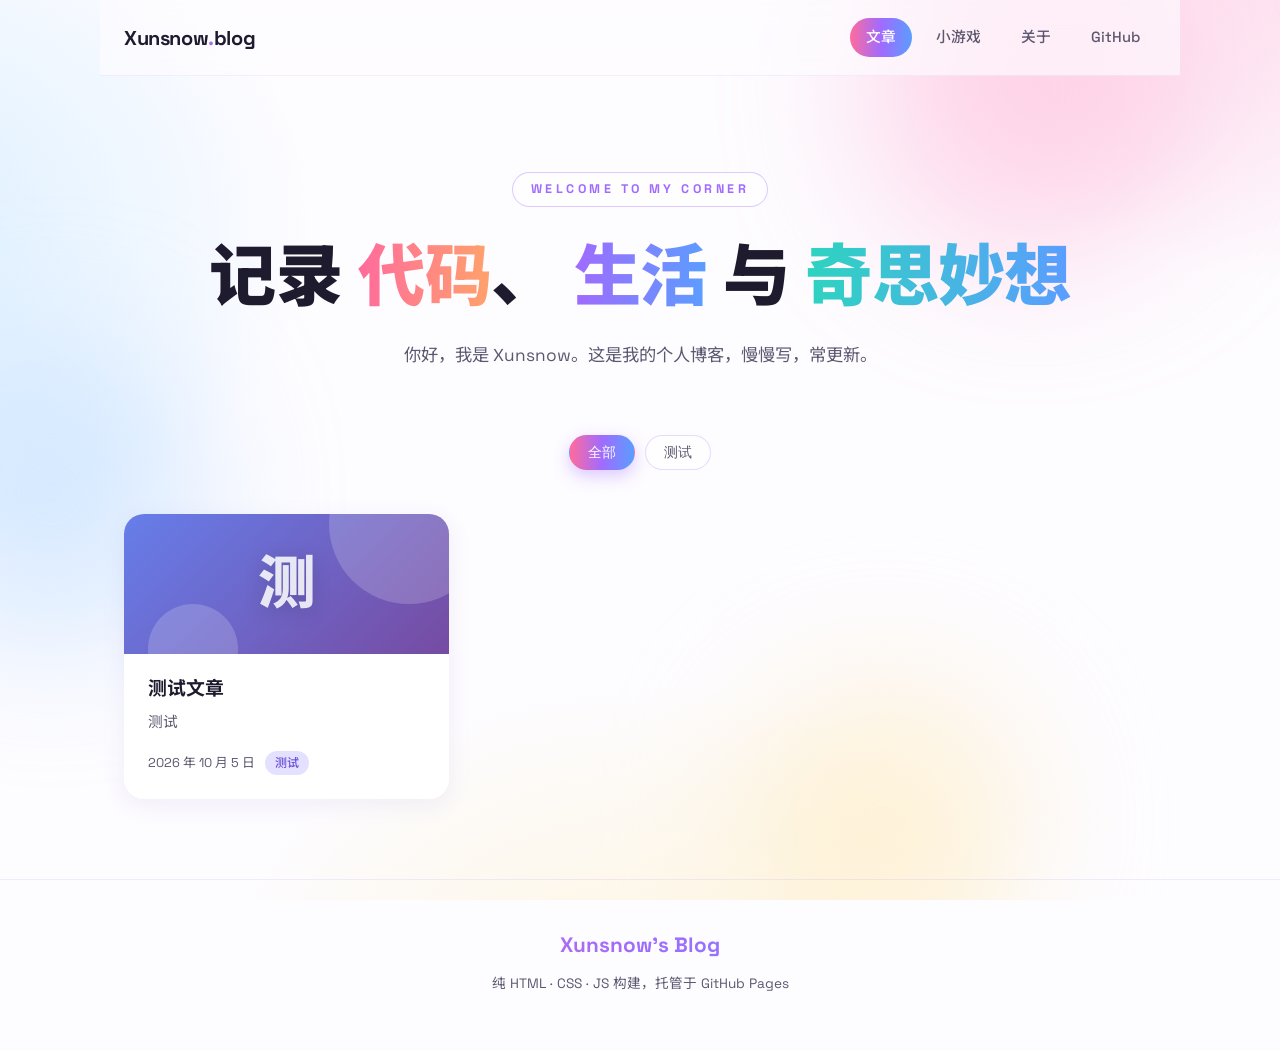
<file: index.html>
<!DOCTYPE html>
<html lang="zh-CN">
<head>
  <meta charset="UTF-8" />
  <meta name="viewport" content="width=device-width, initial-scale=1.0" />
  <title>Xunsnow's Blog</title>
  <meta name="description" content="Xunsnow 的个人博客 —— 记录代码、生活与奇思妙想" />
  <link rel="preconnect" href="https://fonts.googleapis.com" />
  <link rel="preconnect" href="https://fonts.gstatic.com" crossorigin />
  <link href="https://fonts.googleapis.com/css2?family=Space+Grotesk:wght@400;500;700&family=Noto+Sans+SC:wght@400;500;700;900&family=JetBrains+Mono:wght@400;600&display=swap" rel="stylesheet" />
  <link rel="stylesheet" href="css/style.css" />
</head>
<body>
  <div class="bg-blobs" aria-hidden="true">
    <div class="blob blob-1"></div>
    <div class="blob blob-2"></div>
    <div class="blob blob-3"></div>
  </div>

  <nav class="nav">
    <a class="nav-logo" href="index.html">Xunsnow<span class="grad-text">.</span>blog</a>
    <div class="nav-links">
      <a href="index.html" class="nav-link active">文章</a>
      <a href="game.html" class="nav-link">小游戏</a>
      <a href="#about" class="nav-link">关于</a>
      <a href="https://github.com/xunsnow" class="nav-link" target="_blank" rel="noopener">GitHub</a>
    </div>
  </nav>

  <header class="hero">
    <p class="hero-eyebrow">WELCOME TO MY CORNER</p>
    <h1 class="hero-title">
      记录 <span class="grad-text grad-a">代码</span>、
      <span class="grad-text grad-b">生活</span> 与
      <span class="grad-text grad-c">奇思妙想</span>
    </h1>
    <p class="hero-sub">你好，我是 Xunsnow。这是我的个人博客，慢慢写，常更新。</p>
  </header>

  <main class="container">
    <div class="filters" id="filters"></div>
    <section class="post-grid" id="postGrid">
      <div class="loading">正在加载文章…</div>
    </section>
  </main>

  <footer class="footer" id="about">
    <p class="footer-name grad-text">Xunsnow's Blog</p>
    <p class="footer-note">纯 HTML · CSS · JS 构建，托管于 GitHub Pages</p>
  </footer>

  <script src="js/main.js"></script>
</body>
</html>
</file>
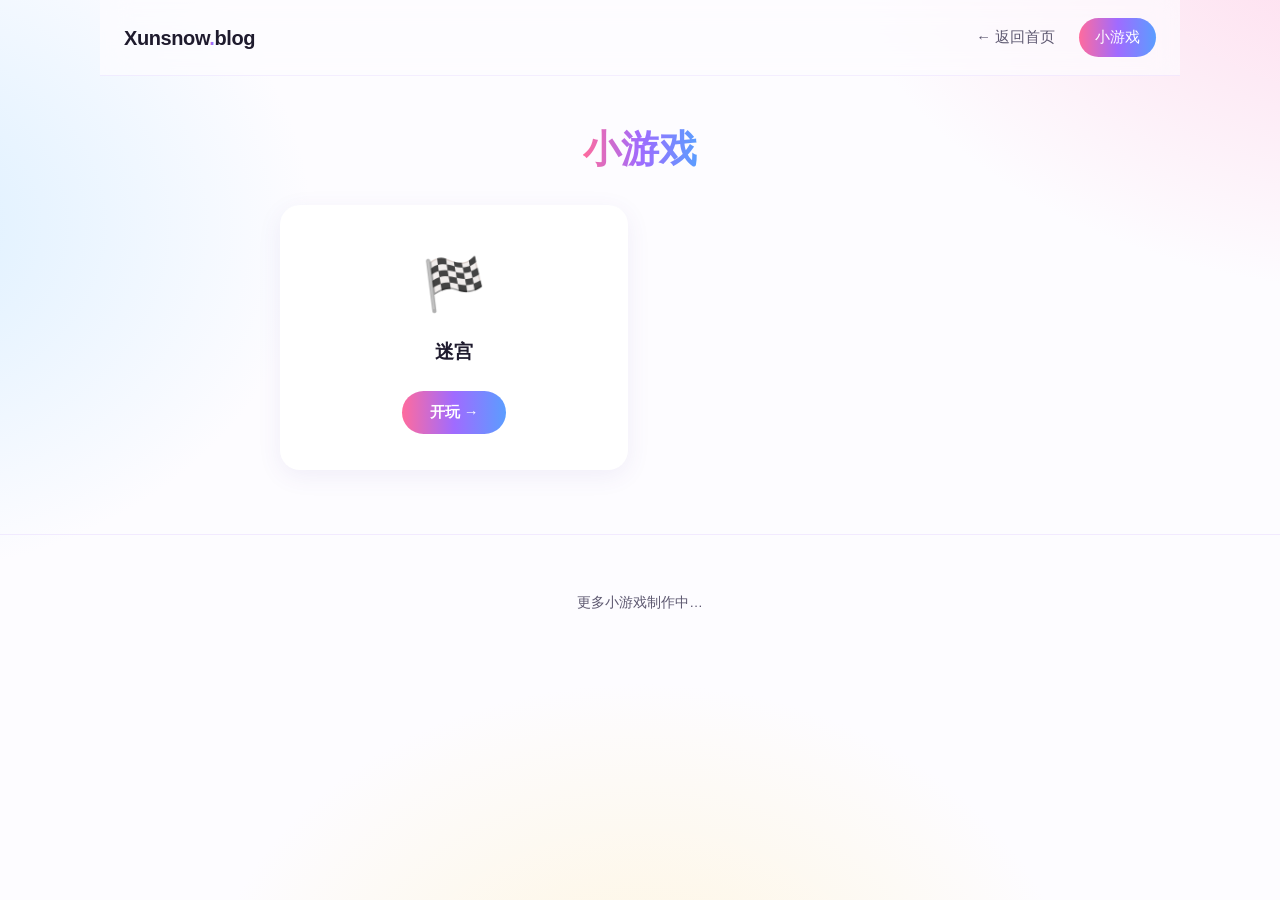
<file: game.html>
<!DOCTYPE html>
<html lang="zh-CN">
<head>
  <meta charset="UTF-8" />
  <meta name="viewport" content="width=device-width, initial-scale=1.0" />
  <title>小游戏 — Xunsnow's Blog</title>
  <meta name="description" content="一些小游戏" />
  <link rel="stylesheet" href="css/style.css" />
  <link rel="stylesheet" href="css/game.css" />
</head>
<body>
  <nav class="nav">
    <a class="nav-logo" href="index.html">Xunsnow<span class="grad-text">.</span>blog</a>
    <div class="nav-links">
      <a href="index.html" class="nav-link">← 返回首页</a>
      <a href="game.html" class="nav-link active">小游戏</a>
    </div>
  </nav>

  <main class="game-wrap">
    <h1 class="game-title"><span class="grad-text">小游戏</span></h1>
    <div class="game-list">
      <a class="game-card" href="maze.html">
        <span class="game-emoji">🏁</span>
        <span class="game-name">迷宫</span>
        <span class="game-btn">开玩 →</span>
      </a>
    </div>
  </main>

  <footer class="footer">
    <p class="footer-note">更多小游戏制作中…</p>
  </footer>
</body>
</html>
</file>
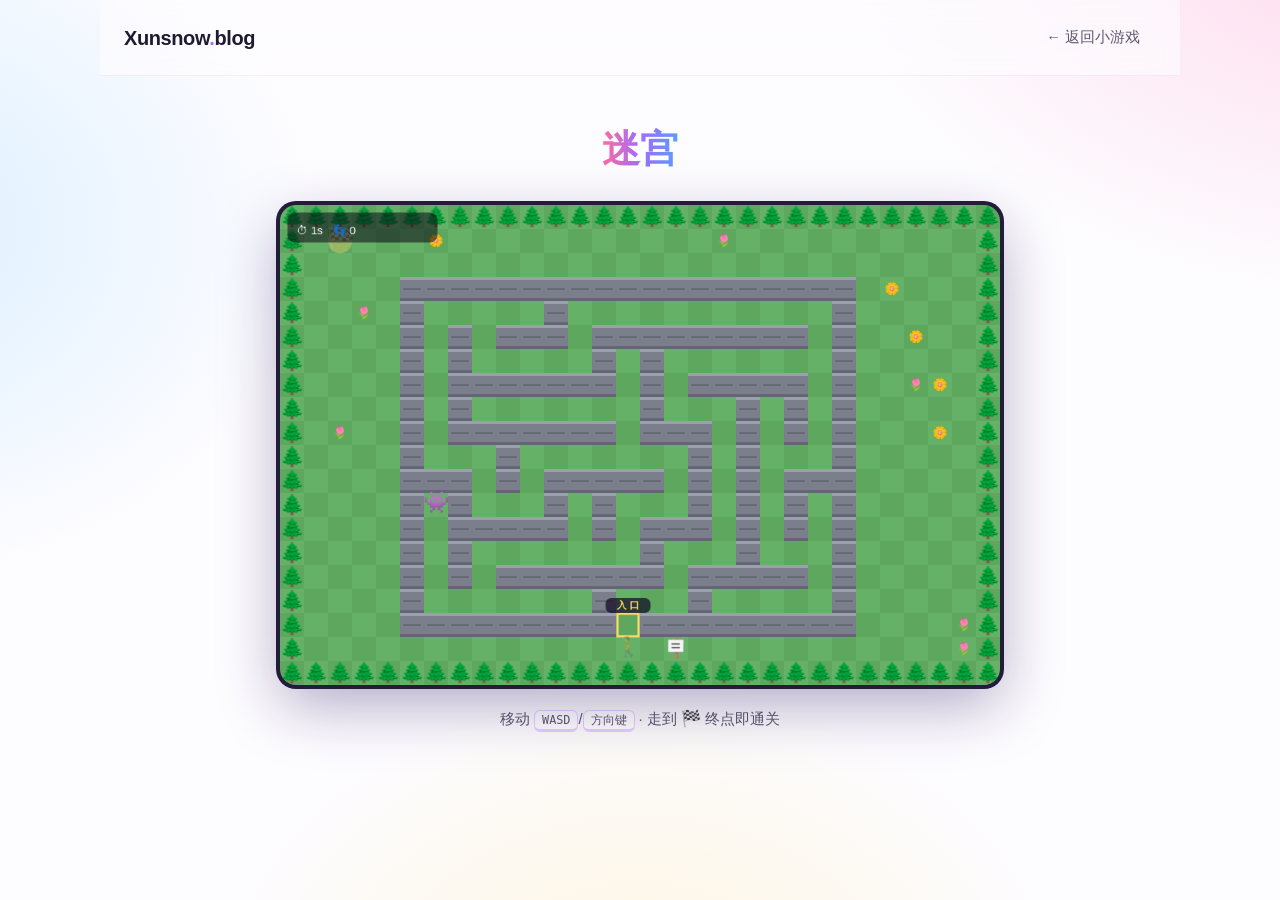
<file: maze.html>
<!DOCTYPE html>
<html lang="zh-CN">
<head>
  <meta charset="UTF-8" />
  <meta name="viewport" content="width=device-width, initial-scale=1.0" />
  <title>迷宫 — Xunsnow's Blog</title>
  <link rel="stylesheet" href="css/style.css" />
  <link rel="stylesheet" href="css/game.css" />
</head>
<body>
  <nav class="nav">
    <a class="nav-logo" href="index.html">Xunsnow<span class="grad-text">.</span>blog</a>
    <div class="nav-links">
      <a href="game.html" class="nav-link">← 返回小游戏</a>
    </div>
  </nav>

  <main class="game-wrap">
    <h1 class="game-title"><span class="grad-text">迷宫</span></h1>
    <div class="stage">
      <canvas id="game" width="960" height="640"></canvas>
      <div class="overlay hidden" id="overlay">
        <h2 id="ovTitle" class="ov-title"></h2>
        <p id="ovText" class="ov-text"></p>
        <button class="ov-btn" onclick="location.reload()">再玩一次 (R)</button>
      </div>
    </div>
    <p class="game-hint">
      移动 <kbd>WASD</kbd>/<kbd>方向键</kbd> · 走到 <span style="font-size:1.1em">🏁</span> 终点即通关
    </p>
  </main>

  <script src="js/maze.js"></script>
</body>
</html>
</file>
<file: css/style.css>
/* ========== 基础 ========== */
* { box-sizing: border-box; margin: 0; padding: 0; }

:root {
  --ink: #1f1b2e;
  --ink-soft: #5d5870;
  --paper: #fdfcff;
  --card: #ffffff;
  --pink: #ff6b9d;
  --orange: #ffa26b;
  --purple: #a06bff;
  --blue: #5b9dff;
  --teal: #2dd4bf;
  --grad-main: linear-gradient(90deg, #ff6b9d, #a06bff, #5b9dff);
  --radius: 20px;
  --shadow: 0 6px 24px rgba(90, 60, 160, 0.08);
  --shadow-hover: 0 18px 40px rgba(90, 60, 160, 0.16);
}

html { scroll-behavior: smooth; }

body {
  font-family: "Space Grotesk", "Noto Sans SC", -apple-system, "PingFang SC", "Microsoft YaHei", sans-serif;
  color: var(--ink);
  background:
    radial-gradient(60rem 40rem at 110% -10%, rgba(255, 179, 214, 0.5), transparent 60%),
    radial-gradient(50rem 40rem at -10% 25%, rgba(190, 228, 255, 0.55), transparent 55%),
    radial-gradient(50rem 40rem at 50% 115%, rgba(255, 240, 200, 0.6), transparent 55%),
    var(--paper);
  background-attachment: fixed;
  min-height: 100vh;
  line-height: 1.7;
}

::selection { background: rgba(160, 107, 255, 0.25); }

a { color: inherit; text-decoration: none; }

/* ========== 背景装饰 ========== */
.bg-blobs { position: fixed; inset: 0; z-index: -1; overflow: hidden; }

.blob {
  position: absolute;
  border-radius: 50%;
  filter: blur(70px);
  opacity: 0.5;
  animation: float 14s ease-in-out infinite;
}
.blob-1 { width: 340px; height: 340px; background: #ffb3d6; top: -80px; right: 6%; }
.blob-2 { width: 300px; height: 300px; background: #b3d8ff; top: 38%; left: -100px; animation-delay: -4s; }
.blob-3 { width: 280px; height: 280px; background: #ffe8b3; bottom: -60px; right: 20%; animation-delay: -8s; }

@keyframes float {
  0%, 100% { transform: translateY(0) scale(1); }
  50% { transform: translateY(-36px) scale(1.06); }
}

/* ========== 导航 ========== */
.nav {
  position: sticky;
  top: 0;
  z-index: 50;
  display: flex;
  align-items: center;
  justify-content: space-between;
  max-width: 1080px;
  margin: 0 auto;
  padding: 18px 24px;
  backdrop-filter: blur(14px);
  -webkit-backdrop-filter: blur(14px);
  background: rgba(253, 252, 255, 0.65);
  border-bottom: 1px solid rgba(160, 107, 255, 0.1);
}

.nav-logo { font-size: 1.25rem; font-weight: 700; letter-spacing: -0.02em; }

.nav-links { display: flex; gap: 8px; }

.nav-link {
  padding: 7px 16px;
  border-radius: 999px;
  font-size: 0.92rem;
  font-weight: 500;
  color: var(--ink-soft);
  transition: all 0.25s ease;
}
.nav-link:hover { color: var(--ink); background: rgba(160, 107, 255, 0.1); }
.nav-link.active { color: #fff; background: var(--grad-main); }

/* ========== Hero ========== */
.hero {
  max-width: 1080px;
  margin: 0 auto;
  padding: 96px 24px 64px;
  text-align: center;
}

.hero-eyebrow {
  display: inline-block;
  font-size: 0.78rem;
  font-weight: 700;
  letter-spacing: 0.28em;
  color: var(--purple);
  padding: 6px 18px;
  border: 1.5px solid rgba(160, 107, 255, 0.35);
  border-radius: 999px;
  margin-bottom: 28px;
  background: rgba(255, 255, 255, 0.6);
}

.hero-title {
  font-size: clamp(2.2rem, 6vw, 4.2rem);
  font-weight: 900;
  line-height: 1.25;
  letter-spacing: -0.01em;
}

.hero-sub { margin-top: 22px; font-size: 1.08rem; color: var(--ink-soft); }

.grad-text {
  background: var(--grad-main);
  -webkit-background-clip: text;
  background-clip: text;
  color: transparent;
}
.grad-a { background-image: linear-gradient(90deg, #ff6b9d, #ffa26b); }
.grad-b { background-image: linear-gradient(90deg, #a06bff, #5b9dff); }
.grad-c { background-image: linear-gradient(90deg, #2dd4bf, #5b9dff); }

/* ========== 内容区 ========== */
.container { max-width: 1080px; margin: 0 auto; padding: 0 24px 80px; }
.container-post { max-width: 780px; }

/* ========== 标签筛选 ========== */
.filters {
  display: flex;
  flex-wrap: wrap;
  gap: 10px;
  justify-content: center;
  margin-bottom: 44px;
}

.chip {
  padding: 7px 18px;
  border-radius: 999px;
  border: 1.5px solid rgba(160, 107, 255, 0.25);
  background: rgba(255, 255, 255, 0.7);
  color: var(--ink-soft);
  font-size: 0.88rem;
  font-weight: 500;
  cursor: pointer;
  transition: all 0.25s ease;
}
.chip:hover { transform: translateY(-2px); border-color: var(--purple); color: var(--ink); }
.chip.active { background: var(--grad-main); color: #fff; border-color: transparent; box-shadow: 0 6px 16px rgba(160, 107, 255, 0.35); }

/* ========== 文章卡片 ========== */
.post-grid {
  display: grid;
  grid-template-columns: repeat(auto-fill, minmax(300px, 1fr));
  gap: 28px;
}

.card {
  display: flex;
  flex-direction: column;
  background: var(--card);
  border-radius: var(--radius);
  overflow: hidden;
  box-shadow: var(--shadow);
  transition: transform 0.3s ease, box-shadow 0.3s ease;
}
.card:hover { transform: translateY(-8px); box-shadow: var(--shadow-hover); }

.card-cover {
  position: relative;
  height: 140px;
  display: flex;
  align-items: center;
  justify-content: center;
  overflow: hidden;
}
.card-cover::before,
.card-cover::after {
  content: "";
  position: absolute;
  border-radius: 50%;
  background: rgba(255, 255, 255, 0.18);
}
.card-cover::before { width: 160px; height: 160px; top: -70px; right: -40px; }
.card-cover::after { width: 90px; height: 90px; bottom: -40px; left: 24px; }

.card-cover-char {
  font-size: 3.6rem;
  font-weight: 900;
  color: rgba(255, 255, 255, 0.85);
  text-shadow: 0 4px 20px rgba(0, 0, 0, 0.15);
  z-index: 1;
}

.card-body { padding: 22px 24px 24px; display: flex; flex-direction: column; flex: 1; }

.card-title { font-size: 1.18rem; font-weight: 700; line-height: 1.4; margin-bottom: 8px; }
.card:hover .card-title { background: var(--grad-main); -webkit-background-clip: text; background-clip: text; color: transparent; }

.card-summary {
  font-size: 0.92rem;
  color: var(--ink-soft);
  flex: 1;
  display: -webkit-box;
  -webkit-line-clamp: 2;
  -webkit-box-orient: vertical;
  overflow: hidden;
}

.card-meta {
  display: flex;
  align-items: center;
  gap: 10px;
  margin-top: 16px;
  font-size: 0.8rem;
  color: var(--ink-soft);
}

.tag {
  padding: 2px 10px;
  border-radius: 999px;
  font-size: 0.75rem;
  font-weight: 500;
}
.tag-0 { background: #ffe3ef; color: #d6457f; }
.tag-1 { background: #e4e0ff; color: #6a4fd8; }
.tag-2 { background: #ddefff; color: #2f6fd0; }
.tag-3 { background: #d9f7f2; color: #0f9488; }
.tag-4 { background: #fff0d9; color: #cc7a1a; }

.loading, .empty {
  grid-column: 1 / -1;
  text-align: center;
  color: var(--ink-soft);
  padding: 60px 0;
}

/* ========== 文章页 ========== */
.progress-bar {
  position: fixed;
  top: 0;
  left: 0;
  height: 4px;
  width: 0;
  background: var(--grad-main);
  z-index: 100;
  transition: width 0.1s linear;
}

.post-article {
  background: var(--card);
  border-radius: var(--radius);
  box-shadow: var(--shadow);
  padding: 56px clamp(24px, 6vw, 72px);
  margin-top: 48px;
}

.post-header { margin-bottom: 36px; }

.post-title {
  font-size: clamp(1.7rem, 4.5vw, 2.5rem);
  font-weight: 900;
  line-height: 1.3;
  margin-bottom: 14px;
}

.post-meta { display: flex; flex-wrap: wrap; align-items: center; gap: 12px; font-size: 0.88rem; color: var(--ink-soft); }

.markdown-body { font-size: 1rem; }
.markdown-body > *:first-child { margin-top: 0; }

.markdown-body h1,
.markdown-body h2,
.markdown-body h3,
.markdown-body h4 {
  font-weight: 800;
  line-height: 1.4;
  margin: 2em 0 0.8em;
}
.markdown-body h2 {
  font-size: 1.5rem;
  padding-left: 14px;
  border-left: 5px solid;
  border-image: linear-gradient(180deg, #ff6b9d, #a06bff, #5b9dff) 1;
}
.markdown-body h3 { font-size: 1.22rem; }

.markdown-body p { margin: 1em 0; }
.markdown-body ul, .markdown-body ol { margin: 1em 0; padding-left: 1.6em; }
.markdown-body li { margin: 0.3em 0; }
.markdown-body li::marker { color: var(--purple); }

.markdown-body a {
  color: #6a4fd8;
  font-weight: 500;
  border-bottom: 1.5px solid rgba(160, 107, 255, 0.4);
  transition: all 0.2s;
}
.markdown-body a:hover { border-bottom-color: #6a4fd8; background: rgba(160, 107, 255, 0.08); }

.markdown-body blockquote {
  margin: 1.4em 0;
  padding: 14px 20px;
  border-left: 5px solid var(--purple);
  border-radius: 0 12px 12px 0;
  background: rgba(160, 107, 255, 0.07);
  color: var(--ink-soft);
}
.markdown-body blockquote p { margin: 0.3em 0; }

.markdown-body code {
  font-family: "JetBrains Mono", Consolas, monospace;
  font-size: 0.88em;
  background: rgba(91, 157, 255, 0.12);
  color: #2f6fd0;
  padding: 2px 7px;
  border-radius: 6px;
}

.markdown-body pre {
  margin: 1.4em 0;
  padding: 20px 22px;
  border-radius: 14px;
  overflow-x: auto;
  background: #16161e;
  box-shadow: 0 8px 24px rgba(30, 20, 60, 0.18);
}
.markdown-body pre code {
  background: none;
  color: #c0caf5;
  padding: 0;
  font-size: 0.85rem;
  line-height: 1.65;
}

.markdown-body img { max-width: 100%; border-radius: 12px; margin: 1em 0; }

.markdown-body hr {
  border: none;
  height: 3px;
  margin: 2.4em auto;
  width: 60%;
  border-radius: 999px;
  background: var(--grad-main);
  opacity: 0.5;
}

.markdown-body table { width: 100%; border-collapse: collapse; margin: 1.4em 0; font-size: 0.92rem; }
.markdown-body th, .markdown-body td { padding: 10px 14px; border: 1px solid rgba(160, 107, 255, 0.18); text-align: left; }
.markdown-body th { background: rgba(160, 107, 255, 0.08); font-weight: 700; }

/* ========== 上一篇 / 下一篇 ========== */
.post-pager {
  display: flex;
  gap: 16px;
  margin-top: 48px;
  padding-top: 32px;
  border-top: 1.5px dashed rgba(160, 107, 255, 0.25);
}

.pager-link {
  flex: 1;
  padding: 16px 20px;
  border-radius: 14px;
  border: 1.5px solid rgba(160, 107, 255, 0.2);
  transition: all 0.25s ease;
  min-width: 0;
}
.pager-link:hover { border-color: var(--purple); background: rgba(160, 107, 255, 0.06); transform: translateY(-3px); }
.pager-link.next { text-align: right; }
.pager-label { font-size: 0.75rem; color: var(--ink-soft); display: block; margin-bottom: 4px; }
.pager-title { font-weight: 700; font-size: 0.95rem; white-space: nowrap; overflow: hidden; text-overflow: ellipsis; }
.pager-empty { flex: 1; }

/* ========== 页脚 ========== */
.footer {
  text-align: center;
  padding: 48px 24px 56px;
  border-top: 1px solid rgba(160, 107, 255, 0.12);
}
.footer-name { font-size: 1.3rem; font-weight: 800; }
.footer-note { margin-top: 8px; font-size: 0.85rem; color: var(--ink-soft); }

/* ========== 响应式 ========== */
@media (max-width: 640px) {
  .hero { padding: 64px 20px 48px; }
  .post-article { padding: 36px 22px; margin-top: 28px; }
  .post-pager { flex-direction: column; }
  .nav { padding: 14px 18px; }
}
</file>
<file: css/game.css>
/* ========== 小游戏页 ========== */
.game-wrap {
  display: flex;
  flex-direction: column;
  align-items: center;
  padding: 40px 16px 64px;
}

/* ========== 大厅：游戏列表 ========== */
.game-list {
  display: grid;
  grid-template-columns: repeat(auto-fill, minmax(260px, 1fr));
  gap: 24px;
  width: min(720px, 96vw);
}

.game-card {
  display: flex;
  flex-direction: column;
  align-items: center;
  text-align: center;
  gap: 8px;
  background: var(--card);
  border-radius: var(--radius);
  padding: 36px 28px;
  box-shadow: var(--shadow);
  transition: transform 0.3s ease, box-shadow 0.3s ease;
}
.game-card:hover { transform: translateY(-6px); box-shadow: var(--shadow-hover); }

.game-emoji { font-size: 3.2rem; }
.game-name { font-size: 1.2rem; font-weight: 800; }

.game-btn {
  margin-top: 14px;
  padding: 9px 28px;
  border-radius: 999px;
  background: var(--grad-main);
  color: #fff;
  font-size: 0.92rem;
  font-weight: 700;
  transition: transform 0.2s ease, box-shadow 0.2s ease;
}
.game-card:hover .game-btn { transform: scale(1.06); box-shadow: 0 8px 20px rgba(160, 107, 255, 0.4); }

.game-title {
  font-size: clamp(1.6rem, 4vw, 2.4rem);
  font-weight: 900;
  margin-bottom: 24px;
}

.stage {
  position: relative;
  width: min(720px, 96vw);
}

#game {
  display: block;
  width: 100%;
  border-radius: 16px;
  background: #1a1530;
  box-shadow: 0 20px 60px rgba(40, 20, 90, 0.35), 0 0 0 4px #241e38;
}

.overlay {
  position: absolute;
  inset: 0;
  border-radius: 16px;
  display: flex;
  flex-direction: column;
  align-items: center;
  justify-content: center;
  gap: 16px;
  background: rgba(15, 10, 35, 0.82);
  backdrop-filter: blur(4px);
}
.overlay.hidden { display: none; }

.ov-title {
  font-size: clamp(1.8rem, 5vw, 3rem);
  font-weight: 900;
  color: #fff;
}
.ov-title.win {
  background: linear-gradient(90deg, #ffd76b, #ff9a9e, #a06bff);
  -webkit-background-clip: text;
  background-clip: text;
  color: transparent;
}

.ov-text { color: rgba(255, 255, 255, 0.75); font-size: 1rem; }

.ov-btn {
  margin-top: 8px;
  padding: 12px 32px;
  border: none;
  border-radius: 999px;
  background: linear-gradient(90deg, #ff6b9d, #a06bff, #5b9dff);
  color: #fff;
  font-size: 1rem;
  font-weight: 700;
  font-family: inherit;
  cursor: pointer;
  transition: transform 0.2s ease, box-shadow 0.2s ease;
}
.ov-btn:hover { transform: translateY(-2px) scale(1.04); box-shadow: 0 10px 30px rgba(160, 107, 255, 0.45); }

.game-hint {
  margin-top: 20px;
  color: var(--ink-soft);
  font-size: 0.92rem;
  text-align: center;
}

kbd {
  font-family: "JetBrains Mono", monospace;
  font-size: 0.8em;
  background: #fff;
  border: 1px solid rgba(160, 107, 255, 0.3);
  border-bottom-width: 3px;
  border-radius: 6px;
  padding: 2px 7px;
}
</file>
